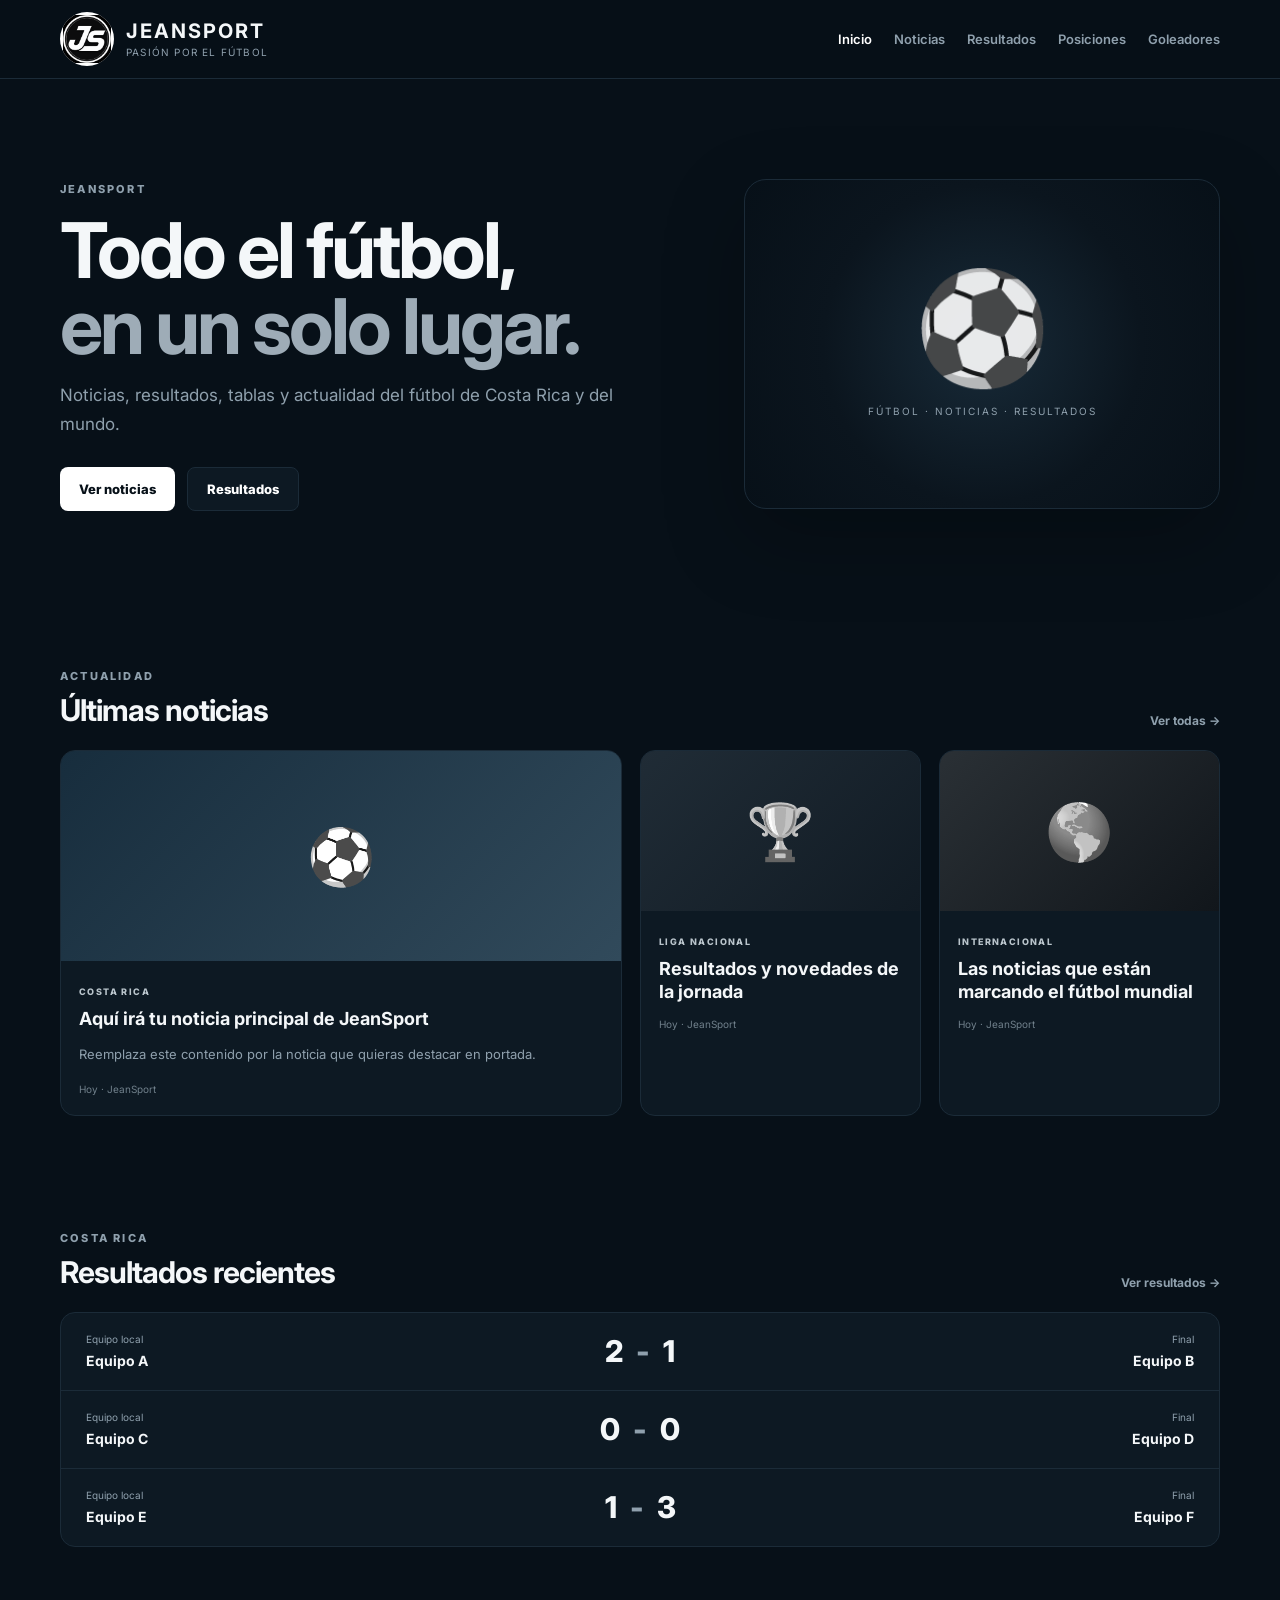
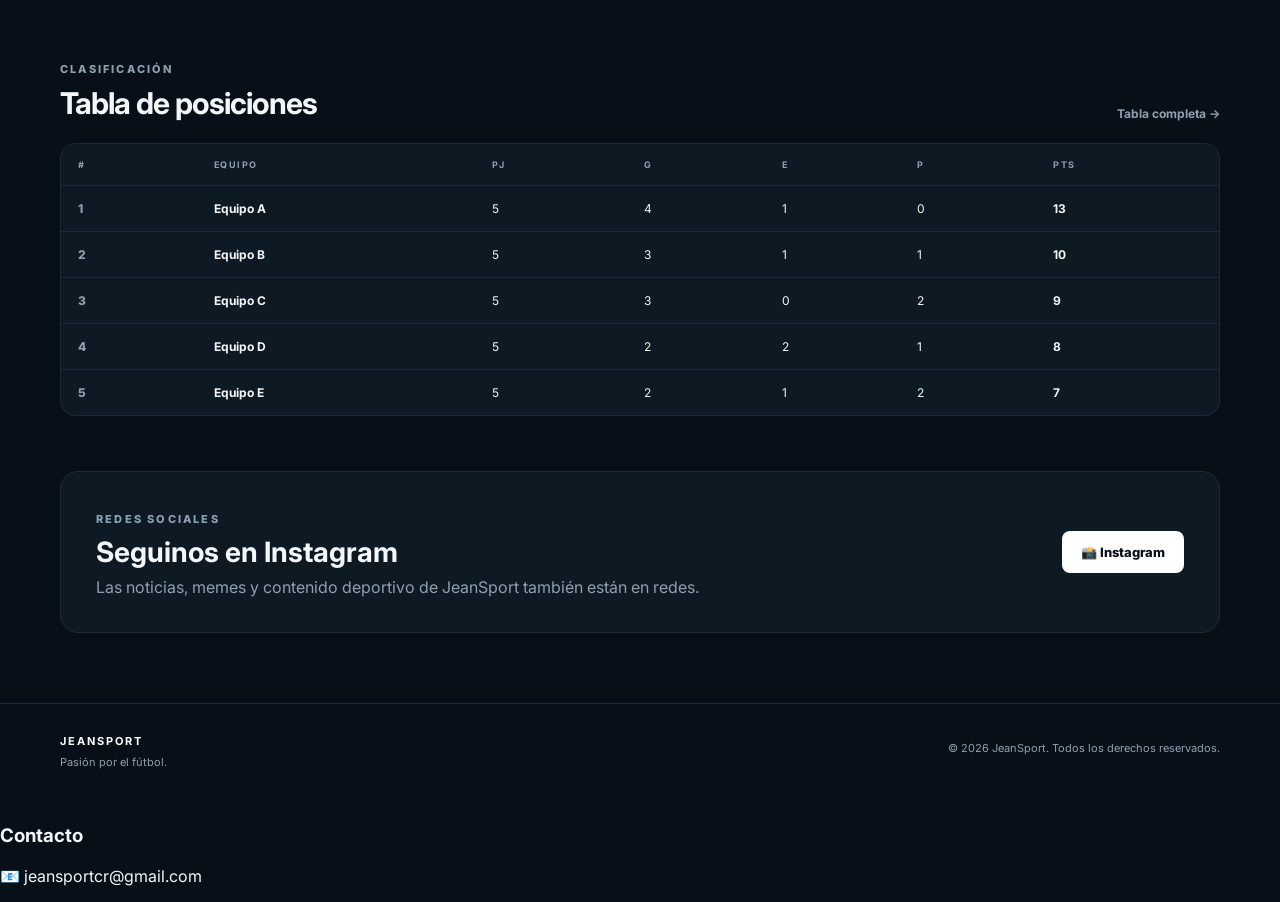
<file: index.html>
<!DOCTYPE html>
<html lang="es">
<head>
  <meta charset="UTF-8">
  <meta name="viewport" content="width=device-width, initial-scale=1.0">
  <meta name="description" content="JeanSport - Noticias, resultados y actualidad del fútbol nacional e internacional.">
  <title>JeanSport | Fútbol nacional e internacional</title>
  <link rel="stylesheet" href="style.css">
</head>
<body>
  <header class="site-header">
    <div class="container nav-wrap">
      <a class="brand" href="index.html">
        <span class="logo-box"><img src="logo.png" alt="JeanSport"></span>
        <span class="brand-text">
          <strong>JEANSPORT</strong>
          <small>Pasión por el fútbol</small>
        </span>
      </a>

      <button class="menu-toggle" aria-label="Abrir menú" aria-expanded="false">☰</button>

      <nav class="main-nav">
        <a class="active" href="index.html">Inicio</a>
        <a href="noticias.html">Noticias</a>
        <a href="resultados.html">Resultados</a>
        <a href="posiciones.html">Posiciones</a>
        <a href="goleadores.html">Goleadores</a>
      </nav>
    </div>
  </header>

  <main>
    <section class="hero container">
      <div class="hero-copy">
        <span class="eyebrow">JEANSPORT</span>
        <h1>Todo el fútbol,<br><span>en un solo lugar.</span></h1>
        <p>Noticias, resultados, tablas y actualidad del fútbol de Costa Rica y del mundo.</p>
        <div class="hero-actions">
          <a class="btn btn-primary" href="noticias.html">Ver noticias</a>
          <a class="btn btn-secondary" href="resultados.html">Resultados</a>
        </div>
      </div>
      <div class="hero-card">
        <div class="ball">⚽</div>
        <p>FÚTBOL · NOTICIAS · RESULTADOS</p>
      </div>
    </section>

    <section class="container section">
      <div class="section-heading">
        <div>
          <span class="eyebrow">ACTUALIDAD</span>
          <h2>Últimas noticias</h2>
        </div>
        <a href="noticias.html">Ver todas →</a>
      </div>

      <div class="news-grid">
        <article class="news-card featured">
          <div class="news-image gradient-one"><span>⚽</span></div>
          <div class="news-content">
            <span class="tag">Costa Rica</span>
            <h3>Aquí irá tu noticia principal de JeanSport</h3>
            <p>Reemplaza este contenido por la noticia que quieras destacar en portada.</p>
            <small>Hoy · JeanSport</small>
          </div>
        </article>

        <article class="news-card">
          <div class="news-image gradient-two"><span>🏆</span></div>
          <div class="news-content">
            <span class="tag">Liga Nacional</span>
            <h3>Resultados y novedades de la jornada</h3>
            <small>Hoy · JeanSport</small>
          </div>
        </article>

        <article class="news-card">
          <div class="news-image gradient-three"><span>🌎</span></div>
          <div class="news-content">
            <span class="tag">Internacional</span>
            <h3>Las noticias que están marcando el fútbol mundial</h3>
            <small>Hoy · JeanSport</small>
          </div>
        </article>
      </div>
    </section>

    <section class="container section">
      <div class="section-heading">
        <div>
          <span class="eyebrow">COSTA RICA</span>
          <h2>Resultados recientes</h2>
        </div>
        <a href="resultados.html">Ver resultados →</a>
      </div>

      <div class="scoreboard">
        <div class="match-row">
          <div><span>Equipo local</span><strong>Equipo A</strong></div>
          <div class="score">2 <i>-</i> 1</div>
          <div class="right"><span>Final</span><strong>Equipo B</strong></div>
        </div>
        <div class="match-row">
          <div><span>Equipo local</span><strong>Equipo C</strong></div>
          <div class="score">0 <i>-</i> 0</div>
          <div class="right"><span>Final</span><strong>Equipo D</strong></div>
        </div>
        <div class="match-row">
          <div><span>Equipo local</span><strong>Equipo E</strong></div>
          <div class="score">1 <i>-</i> 3</div>
          <div class="right"><span>Final</span><strong>Equipo F</strong></div>
        </div>
      </div>
    </section>

    <section class="container section">
      <div class="section-heading">
        <div>
          <span class="eyebrow">CLASIFICACIÓN</span>
          <h2>Tabla de posiciones</h2>
        </div>
        <a href="posiciones.html">Tabla completa →</a>
      </div>

      <div class="table-wrap">
        <table>
          <thead>
            <tr><th>#</th><th>Equipo</th><th>PJ</th><th>G</th><th>E</th><th>P</th><th>PTS</th></tr>
          </thead>
          <tbody>
            <tr><td>1</td><td><strong>Equipo A</strong></td><td>5</td><td>4</td><td>1</td><td>0</td><td><strong>13</strong></td></tr>
            <tr><td>2</td><td><strong>Equipo B</strong></td><td>5</td><td>3</td><td>1</td><td>1</td><td><strong>10</strong></td></tr>
            <tr><td>3</td><td><strong>Equipo C</strong></td><td>5</td><td>3</td><td>0</td><td>2</td><td><strong>9</strong></td></tr>
            <tr><td>4</td><td><strong>Equipo D</strong></td><td>5</td><td>2</td><td>2</td><td>1</td><td><strong>8</strong></td></tr>
            <tr><td>5</td><td><strong>Equipo E</strong></td><td>5</td><td>2</td><td>1</td><td>2</td><td><strong>7</strong></td></tr>
          </tbody>
        </table>
      </div>
    </section>

    <section class="instagram-cta container">
      <div>
        <span class="eyebrow">REDES SOCIALES</span>
        <h2>Seguinos en Instagram</h2>
        <p>Las noticias, memes y contenido deportivo de JeanSport también están en redes.</p>
      </div>
      <a class="btn btn-primary" href="https://instagram.com/jeansport_cr" target="_blank">
📸 Instagram
</a>
    </section>
  </main>

  <footer class="site-footer">
    <div class="container footer-wrap">
      <div>
        <strong>JEANSPORT</strong>
        <p>Pasión por el fútbol.</p>
      </div>
      <p>© <span id="year"></span> JeanSport. Todos los derechos reservados.</p>
    </div>
  </footer>
<div>
  <h3>Contacto</h3>
  <p>📧 <a href="mailto:jeansportcr@gmail.com">jeansportcr@gmail.com</a></p>
</div>
  <script src="script.js"></script>
</body>
</html>
</file>
<file: style.css>
@import url('https://fonts.googleapis.com/css2?family=Inter:wght@400;500;600;700;800;900&display=swap');

:root{
  --bg:#071018; --panel:#0d1923; --panel2:#101f2c; --text:#f4f7f9;
  --muted:#8fa0ad; --line:#1b2b38; --accent:#ffffff; --accent2:#bfcbd4;
}
*{box-sizing:border-box} html{scroll-behavior:smooth}
body{margin:0;background:var(--bg);color:var(--text);font-family:Inter,Arial,sans-serif}
a{color:inherit;text-decoration:none}.container{width:min(1160px,92%);margin:auto}
.site-header{position:sticky;top:0;z-index:10;background:rgba(7,16,24,.92);backdrop-filter:blur(14px);border-bottom:1px solid var(--line)}
.nav-wrap{min-height:78px;display:flex;align-items:center;justify-content:space-between;gap:28px}
.brand{display:flex;align-items:center;gap:12px}.logo-box{width:54px;height:54px;border-radius:50%;background:#fff;display:grid;place-items:center;overflow:hidden}.logo-box img{width:48px;height:48px;object-fit:contain}
.brand-text{display:flex;flex-direction:column;line-height:1.05}.brand-text strong{font-size:20px;letter-spacing:2px}.brand-text small{color:var(--muted);font-size:10px;margin-top:5px;text-transform:uppercase;letter-spacing:1.2px}
.main-nav{display:flex;gap:22px;align-items:center}.main-nav a{font-size:13px;color:var(--muted);font-weight:600}.main-nav a:hover,.main-nav a.active{color:#fff}
.menu-toggle{display:none;background:none;border:0;color:#fff;font-size:26px}
.hero{min-height:530px;display:grid;grid-template-columns:1.15fr .85fr;align-items:center;gap:40px}
.eyebrow{font-size:11px;font-weight:800;letter-spacing:2.2px;color:var(--muted)}
.hero h1,.page-hero h1{font-size:clamp(42px,6vw,78px);line-height:.98;letter-spacing:-3px;margin:16px 0}.hero h1 span{color:#9eacb7}
.hero p{max-width:600px;color:var(--muted);font-size:17px;line-height:1.7}.hero-actions{display:flex;gap:12px;margin-top:28px}
.btn{display:inline-flex;align-items:center;justify-content:center;padding:13px 19px;border-radius:8px;font-size:13px;font-weight:800}.btn-primary{background:#fff;color:#071018}.btn-secondary{border:1px solid var(--line);background:var(--panel);color:#fff}
.hero-card{height:330px;border:1px solid var(--line);border-radius:22px;background:radial-gradient(circle at center, #182b39 0, #0b151e 55%, #071018 100%);display:flex;flex-direction:column;align-items:center;justify-content:center;box-shadow:0 30px 80px rgba(0,0,0,.25)}.ball{font-size:110px;filter:grayscale(1);opacity:.9}.hero-card p{font-size:10px;letter-spacing:2px;color:var(--muted)}
.section{padding:55px 0}.section-heading{display:flex;align-items:end;justify-content:space-between;gap:20px;margin-bottom:22px}.section-heading h2{font-size:30px;margin:8px 0 0;letter-spacing:-1px}.section-heading>a{font-size:12px;color:var(--muted);font-weight:700}
.news-grid{display:grid;grid-template-columns:2fr 1fr 1fr;gap:18px}.news-card{background:var(--panel);border:1px solid var(--line);border-radius:15px;overflow:hidden}.news-image{height:160px;display:grid;place-items:center}.featured .news-image{height:210px}.news-image span{font-size:55px;filter:grayscale(1)}.gradient-one{background:linear-gradient(135deg,#172d3d,#314a5b)}.gradient-two{background:linear-gradient(135deg,#202c36,#111b24)}.gradient-three{background:linear-gradient(135deg,#2a3035,#11161b)}
.news-content{padding:18px}.news-content h3{font-size:18px;line-height:1.25;margin:9px 0}.news-content p{color:var(--muted);font-size:13px;line-height:1.55}.news-content small{color:#71818c;font-size:10px}.tag{font-size:9px;font-weight:800;letter-spacing:1.4px;text-transform:uppercase;color:#b9c4cb}
.scoreboard{border:1px solid var(--line);border-radius:15px;overflow:hidden;background:var(--panel)}.match-row{display:grid;grid-template-columns:1fr 130px 1fr;align-items:center;padding:20px;border-bottom:1px solid var(--line)}.match-row:last-child{border:0}.match-row span{display:block;color:var(--muted);font-size:10px;margin-bottom:5px}.match-row strong{font-size:14px}.match-row.right{text-align:right}.match-row>div:last-child{text-align:right}.score{text-align:center;font-size:22px;font-weight:900}.score i{font-style:normal;color:var(--muted);padding:0 7px}
.table-wrap{border:1px solid var(--line);border-radius:15px;overflow:auto;background:var(--panel)}table{width:100%;border-collapse:collapse;min-width:600px}th,td{padding:15px 17px;border-bottom:1px solid var(--line);text-align:left;font-size:12px}th{font-size:9px;letter-spacing:1.5px;color:var(--muted);text-transform:uppercase}tr:last-child td{border-bottom:0}td:first-child{color:var(--muted);font-weight:800}
.instagram-cta{margin-bottom:70px;border:1px solid var(--line);border-radius:18px;background:var(--panel);padding:35px;display:flex;align-items:center;justify-content:space-between;gap:20px}.instagram-cta h2{margin:8px 0;font-size:28px}.instagram-cta p{color:var(--muted);margin:0}
.page-hero{padding:90px 0 25px}.page-hero h1{font-size:clamp(42px,6vw,70px);margin-bottom:10px}.page-hero p{color:var(--muted)}
.site-footer{border-top:1px solid var(--line);padding:30px 0;color:var(--muted);font-size:11px}.footer-wrap{display:flex;justify-content:space-between;gap:20px}.footer-wrap strong{color:#fff;letter-spacing:2px}.footer-wrap p{margin:7px 0}
@media(max-width:850px){.main-nav{display:none}.menu-toggle{display:block}.main-nav.open{display:flex;position:absolute;left:4%;right:4%;top:72px;flex-direction:column;align-items:flex-start;background:var(--panel);border:1px solid var(--line);padding:18px;border-radius:12px}.hero{grid-template-columns:1fr;padding-top:55px}.hero-card{height:250px}.news-grid{grid-template-columns:1fr}.featured .news-image{height:180px}.instagram-cta{flex-direction:column;align-items:flex-start}.footer-wrap{flex-direction:column}}
@media(max-width:500px){.brand-text small{display:none}.hero h1,.page-hero h1{letter-spacing:-2px}.section{padding:40px 0}.section-heading{align-items:flex-start;flex-direction:column}.match-row{grid-template-columns:1fr 80px 1fr;padding:16px 12px}.score{font-size:18px}}
.match-row {
    display: grid;
    grid-template-columns: 1fr 140px 1fr;
    align-items: center;
    width: 100%;
    padding: 20px 25px;
    box-sizing: border-box;
}

.team {
    display: flex;
    align-items: center;
    gap: 12px;
}

.team-left {
    justify-content: flex-start;
}

.team-right {
    justify-content: flex-end;
    text-align: right;
}

.team img {
    width: 42px;
    height: 42px;
    object-fit: contain;
}

.score {
    text-align: center;
    font-size: 30px;
    font-weight: 800;
    white-space: nowrap;
}
</file>
